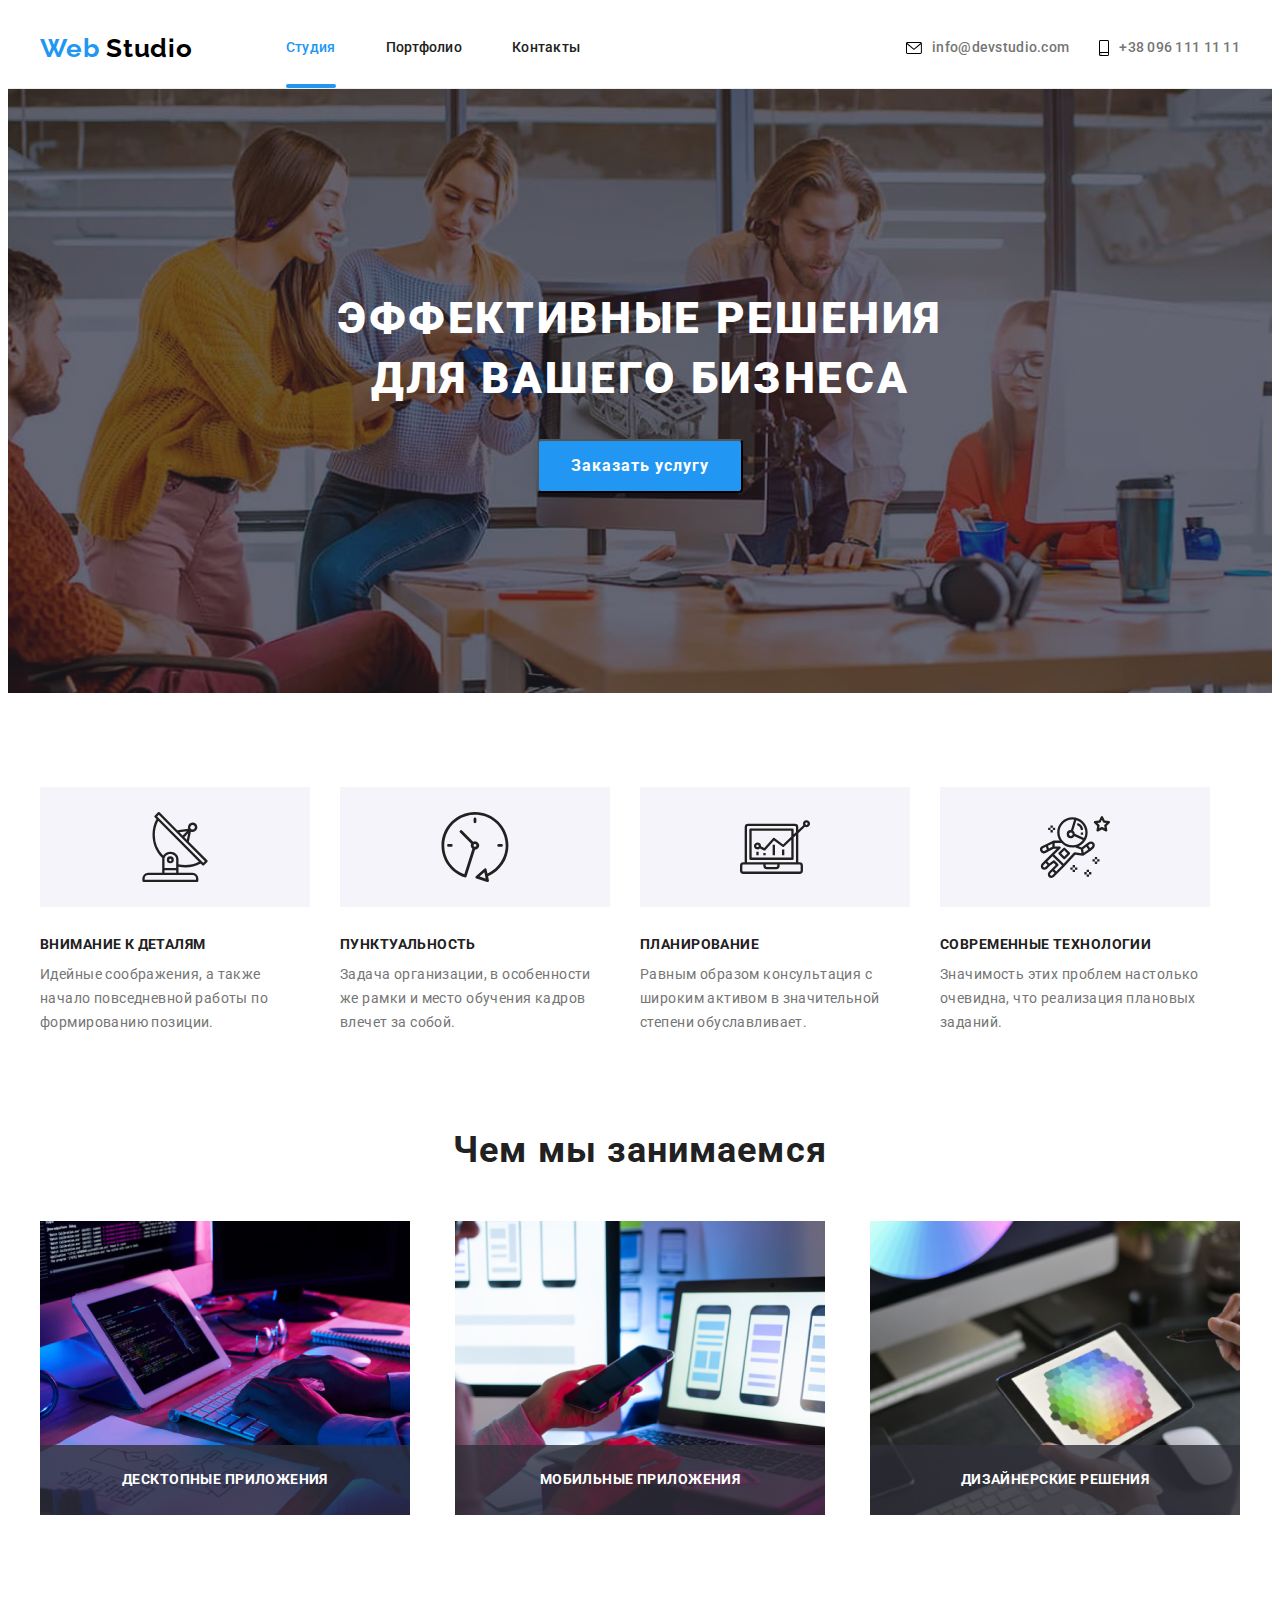
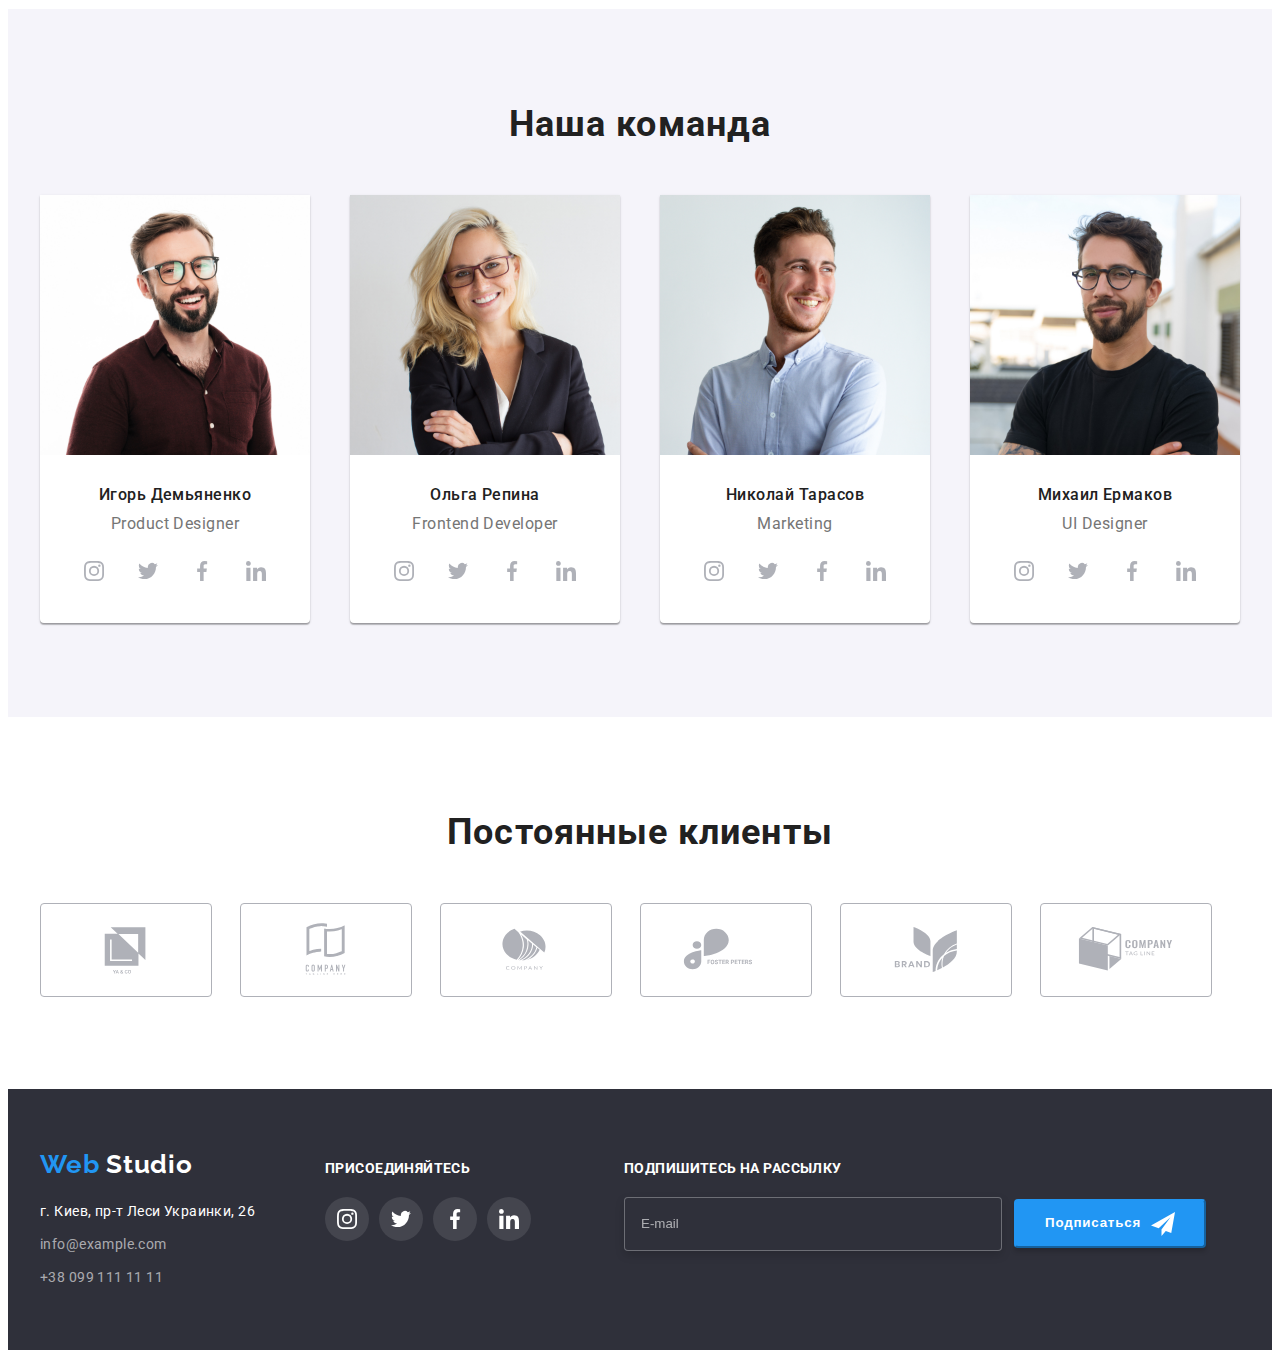
<file: index.html>
<!DOCTYPE html>
<html lang="ru">
  <head>
    <meta charset="UTF-8" />
    <meta http-equiv="X-UA-Compatible" content="IE=edge" />
    <meta name="viewport" content="width=device-width, initial-scale=1.0" />
    <title>Our site</title>

    <link rel="preconnect" href="https://fonts.googleapis.com" />
    <link rel="preconnect" href="https://fonts.gstatic.com" crossorigin />
    <link
      href="https://fonts.googleapis.com/css2?family=Raleway:wght@700&family=Roboto:wght@400;500;700;900&display=swap"
      rel="stylesheet"
    />
    <link
      rel="stylesheet"
      href="https://cdnjs.cloudflare.com/ajax/libs/modern-normalize/1.1.0/modern-normalize.min.css"
      integrity="sha512-wpPYUAdjBVSE4KJnH1VR1HeZfpl1ub8YT/NKx4PuQ5NmX2tKuGu6U/JRp5y+Y8XG2tV+wKQpNHVUX03MfMFn9Q=="
      crossorigin="anonymous"
      referrerpolicy="no-referrer"
    />

    <link rel="stylesheet" href="./css/styles.css" />
  </head>

  <body>
    <header class="line">
      <div class="container header-container">
        <a class="logo logo-mr" href="./index.html">Web <span class="logo-header">Studio</span> </a>
        <nav>
          <ul class="list nav-list">
            <li class="nav-item"><a class="header-link current" href="">Студия</a></li>
            <li class="nav-item"><a class="header-link" href="./portfolio.html">Портфолио</a></li>
            <li class="nav-item"><a class="header-link" href="">Контакты</a></li>
          </ul>
        </nav>

        <!-- Контакты -->

        <ul class="list group-list">
          <li class="group-item">
            <a class="header-contacts" href="mailto:info@devstudio.com">
              <svg class="header-icon" width="16" height="12">
                <use href="./images/sprite.svg#envelope"></use>
              </svg>
              info@devstudio.com</a
            >
          </li>
          <li class="group-item">
            <a class="header-contacts" href="tel:+380961111111">
              <svg class="header-icon" width="10" height="16">
                <use href="./images/sprite.svg#smartphone"></use>
              </svg>
              +38 096 111 11 11</a
            >
          </li>
        </ul>
      </div>
    </header>

    <main>
      <!-- Герой -->
      <section class="hero-section overlay">
        <div class="container">
          <h1 class="hero-header">
            Эффективные решения <br />
            для вашего бизнеса
          </h1>

          <button class="hero-btn" type="button" data-modal-open>Заказать услугу</button>
        </div>
      </section>

      <!-- Наши преимущества-->
      <section class="benefits-section">
        <div class="container">
          <!-- спрятать заголовок h2, уго нет в макете-->
          <h2 class="visually-hidden">Наши преимущества</h2>
          <ul class="list list-benefits">
            <li class="benefits">
              <div class="icon-box">
                <svg class="icon-benefits" width="70" height="70">
                  <use href="./images/sprite.svg#antenna"></use>
                </svg>
              </div>
              <h3 class="our-benefits">Внимание к деталям</h3>
              <p class="text-benefits">
                Идейные соображения, а также начало повседневной работы по формированию позиции.
              </p>
            </li>
            <li class="benefits">
              <div class="icon-box">
                <svg class="icon-benefits" width="70" height="70">
                  <use href="./images/sprite.svg#clock"></use>
                </svg>
              </div>
              <h3 class="our-benefits">Пунктуальность</h3>
              <p class="text-benefits">
                Задача организации, в особенности же рамки и место обучения кадров влечет за собой.
              </p>
            </li>
            <li class="benefits">
              <div class="icon-box">
                <svg class="icon-benefits" width="70" height="70">
                  <use href="./images/sprite.svg#diagram"></use>
                </svg>
              </div>
              <h3 class="our-benefits">Планирование</h3>
              <p class="text-benefits">
                Равным образом консультация с широким активом в значительной степени обуславливает.
              </p>
            </li>
            <li class="benefits">
              <div class="icon-box">
                <svg class="icon-benefits" width="70" height="70">
                  <use href="./images/sprite.svg#astronaut"></use>
                </svg>
              </div>
              <h3 class="our-benefits">Современные технологии</h3>
              <p class="text-benefits">
                Значимость этих проблем настолько очевидна, что реализация плановых заданий.
              </p>
            </li>
          </ul>
        </div>
      </section>

      <!-- Чем мы занимаемся-->
      <section class="section-activity">
        <div class="container">
          <h2 class="activity">Чем мы занимаемся</h2>
          <ul class="list list-activity">
            <li class="item-activity">
              <img
                src="./images/section-1/img.jpg"
                alt="програмист на рабочем месте"
                width="370"
                height="294"
              />
              <div class="box-text">
                <p class="text-activity">Десктопные приложения</p>
              </div>
            </li>
            <li class="item-activity">
              <img
                src="./images/section-1/img-1.jpg"
                alt="разработка приложений на смартфоны"
                width="370"
                height="294"
              />
              <div class="box-text">
                <p class="text-activity">Мобильные приложения</p>
              </div>
            </li>
            <li class="item-activity">
              <img
                src="./images/section-1/img-2.jpg"
                alt="веб-дизайн на планшете"
                width="370"
                height="294"
              />
              <div class="box-text">
                <p class="text-activity">Дизайнерские решения</p>
              </div>
            </li>
          </ul>
        </div>
      </section>

      <!-- Наша команда -->
      <section class="section-team">
        <div class="container">
          <h2 class="team">Наша команда</h2>
          <ul class="list list-team">
            <li class="border">
              <img src="./images/section-2/img.jpg" alt="фото" width="270" />
              <div class="img-text">
                <h3 class="name">Игорь Демьяненко</h3>
                <p class="profession" lang="en">Product Designer</p>

                <ul class="list socials">
                  <li class="social-item">
                    <a class="social-link" href="" aria-label="иконка инстаграм">
                      <svg class="social-icon" width="20" height="20">
                        <use href="./images/sprite.svg#instagram"></use>
                      </svg>
                    </a>
                  </li>

                  <li class="social-item">
                    <a class="social-link" href="" aria-label="иконка твитер">
                      <svg class="social-icon" width="20" height="20">
                        <use href="./images/sprite.svg#twitter"></use>
                      </svg>
                    </a>
                  </li>

                  <li class="social-item">
                    <a class="social-link" href="" aria-label="иконка фейсбук">
                      <svg class="social-icon" width="20" height="20">
                        <use href="./images/sprite.svg#facebook"></use>
                      </svg>
                    </a>
                  </li>

                  <li class="social-item">
                    <a class="social-link" href="" aria-label="иконка линкедин">
                      <svg class="social-icon" width="20" height="20">
                        <use href="./images/sprite.svg#linkedin"></use>
                      </svg>
                    </a>
                  </li>
                </ul>
              </div>
            </li>

            <li class="border">
              <img src="./images/section-2/img-1.jpg" alt="фото" width="270" />
              <div class="img-text">
                <h3 class="name">Ольга Репина</h3>
                <p class="profession" lang="en">Frontend Developer</p>

                <ul class="list socials">
                  <li class="social-item">
                    <a
                      class="social-link"
                      href=""
                      target="_blank"
                      rel="noopener noreferrer"
                      aria-label="иконка инстаграм"
                    >
                      <svg class="social-icon" width="20" height="20">
                        <use href="./images/sprite.svg#instagram"></use>
                      </svg>
                    </a>
                  </li>

                  <li class="social-item">
                    <a class="social-link" href="" aria-label="иконка твитер">
                      <svg class="social-icon" width="20" height="20">
                        <use href="./images/sprite.svg#twitter"></use>
                      </svg>
                    </a>
                  </li>

                  <li class="social-item">
                    <a class="social-link" href="" aria-label="иконка фейсбук">
                      <svg class="social-icon" width="20" height="20">
                        <use href="./images/sprite.svg#facebook"></use>
                      </svg>
                    </a>
                  </li>

                  <li class="social-item">
                    <a class="social-link" href="" aria-label="иконка линкедин">
                      <svg class="social-icon" width="20" height="20">
                        <use href="./images/sprite.svg#linkedin"></use>
                      </svg>
                    </a>
                  </li>
                </ul>
              </div>
            </li>

            <li class="border">
              <img src="./images/section-2/img-2.jpg" alt="фото" width="270" />
              <div class="img-text">
                <h3 class="name">Николай Тарасов</h3>
                <p class="profession" lang="en">Marketing</p>

                <ul class="list socials">
                  <li class="social-item">
                    <a class="social-link" href="" aria-label="иконка инстаграм">
                      <svg class="social-icon" width="20" height="20">
                        <use href="./images/sprite.svg#instagram"></use>
                      </svg>
                    </a>
                  </li>

                  <li class="social-item">
                    <a class="social-link" href="" aria-label="иконка твитер">
                      <svg class="social-icon" width="20" height="20">
                        <use href="./images/sprite.svg#twitter"></use>
                      </svg>
                    </a>
                  </li>

                  <li class="social-item">
                    <a class="social-link" href="" aria-label="иконка фейсбук">
                      <svg class="social-icon" width="20" height="20">
                        <use href="./images/sprite.svg#facebook"></use>
                      </svg>
                    </a>
                  </li>

                  <li class="social-item">
                    <a class="social-link" href="" aria-label="иконка линкедин">
                      <svg class="social-icon" width="20" height="20">
                        <use href="./images/sprite.svg#linkedin"></use>
                      </svg>
                    </a>
                  </li>
                </ul>
              </div>
            </li>
            <li class="border">
              <img src="./images/section-2/img-3.jpg" alt="фото" width="270" />
              <div class="img-text">
                <h3 class="name">Михаил Ермаков</h3>
                <p class="profession" lang="en">UI Designer</p>

                <ul class="list socials">
                  <li class="social-item">
                    <a class="social-link" href="" aria-label="иконка инстаграм">
                      <svg class="social-icon" width="20" height="20">
                        <use href="./images/sprite.svg#instagram"></use>
                      </svg>
                    </a>
                  </li>

                  <li class="social-item">
                    <a class="social-link" href="" aria-label="иконка твитер">
                      <svg class="social-icon" width="20" height="20">
                        <use href="./images/sprite.svg#twitter"></use>
                      </svg>
                    </a>
                  </li>

                  <li class="social-item">
                    <a class="social-link" href="" aria-label="иконка фейсбук">
                      <svg class="social-icon" width="20" height="20">
                        <use href="./images/sprite.svg#facebook"></use>
                      </svg>
                    </a>
                  </li>

                  <li class="social-item">
                    <a class="social-link" href="" aria-label="иконка линкедин">
                      <svg class="social-icon" width="20" height="20">
                        <use href="./images/sprite.svg#linkedin"></use>
                      </svg>
                    </a>
                  </li>
                </ul>
              </div>
            </li>
          </ul>
        </div>
      </section>

      <!-- Постоянные клиенты -->
      <section class="our-clients">
        <div class="container">
          <h2 class="reg-clients">Постоянные клиенты</h2>
          <ul class="list list-clients">
            <li class="icon-border">
              <a class="clients-link" href="" aria-label="компания-1">
                <svg class="clients-icon" width="106" height="60">
                  <use href="./images/sprite.svg#yaco"></use>
                </svg>
              </a>
            </li>

            <li class="icon-border">
              <a class="clients-link" href="" aria-label="компания-2">
                <svg class="clients-icon" width="106" height="60">
                  <use href="./images/sprite.svg#company-2"></use>
                </svg>
              </a>
            </li>

            <li class="icon-border">
              <a class="clients-link" href="" aria-label="компания-3">
                <svg class="clients-icon" width="106" height="60">
                  <use href="./images/sprite.svg#company-3"></use>
                </svg>
              </a>
            </li>

            <li class="icon-border">
              <a class="clients-link" href="" aria-label="компания-4">
                <svg class="clients-icon" width="106" height="60">
                  <use href="./images/sprite.svg#fooster-peters"></use>
                </svg>
              </a>
            </li>

            <li class="icon-border">
              <a class="clients-link" href="" aria-label="компания-5">
                <svg class="clients-icon" width="106" height="60">
                  <use href="./images/sprite.svg#icon-brand"></use>
                </svg>
              </a>
            </li>

            <li class="icon-border">
              <a class="clients-link" href="" aria-label="компания-6">
                <svg class="clients-icon" width="106" height="60">
                  <use href="./images/sprite.svg#company-6"></use>
                </svg>
              </a>
            </li>
          </ul>
        </div>
      </section>
    </main>

    <footer class="footer">
      <div class="container footer-flex">
        <div class="footer-info">
          <a class="logo logo-dp" href="./index.html"
            >Web <span class="logo-footer">Studio</span>
          </a>
          <address class="footer-address">
            <p class="footer-text fto">г. Киев, пр-т Леси Украинки, 26</p>
            <ul class="list">
              <li class="footer-item">
                <a class="footer-contacts" href="mailto:info@example.com"> info@example.com </a>
              </li>
              <li class="footer-item">
                <a class="footer-contacts" href="tel:+380991111111">+38 099 111 11 11</a>
              </li>
            </ul>
          </address>
        </div>

        <div class="join-group">
          <h2 class="join">присоединяйтесь</h2>
          <ul class="list social-list">
            <li class="social-item">
              <a class="fsocial-link" href="" aria-label="иконка инстаграм">
                <svg class="fsocial-icon" width="20" height="20">
                  <use href="./images/sprite.svg#instagram"></use>
                </svg>
              </a>
            </li>
            <li class="social-item">
              <a class="fsocial-link" href="" aria-label="иконка твитер">
                <svg class="fsocial-icon" width="20" height="20">
                  <use href="./images/sprite.svg#twitter"></use>
                </svg>
              </a>
            </li>
            <li class="social-item">
              <a class="fsocial-link" href="" aria-label="иконка фейсбук">
                <svg class="fsocial-icon" width="20" height="20">
                  <use href="./images/sprite.svg#facebook"></use>
                </svg>
              </a>
            </li>
            <li class="social-item">
              <a class="fsocial-link" href="" aria-label="иконка линкедин">
                <svg class="fsocial-icon" width="20" height="20">
                  <use href="./images/sprite.svg#linkedin"></use>
                </svg>
              </a>
            </li>
          </ul>
        </div>

        <div>
          <h2 class="subscribe">подпишитесь на рассылку</h2>
          <form class="email-form" name="email-form" autocomplete="on">
            <label class="email-field">
              <input type="email" name="email" placeholder="E-mail" />
            </label>

            <button class="subscribe-btn" type="submit">
              <span class="btn-content">
                Подписаться
                <svg class="telegram-icon" width="24" height="24">
                  <use href="./images/sprite.svg#icon-telegram"></use>
                </svg>
              </span>
            </button>
          </form>
        </div>
      </div>
    </footer>

    <div class="backdrop is-hidden" data-modal>
      <div class="modal">
        <button class="modal-btn" type="button" data-modal-close>
          <svg class="img-btn" width="18" height="18">
            <use href="./images/sprite.svg#icon-close"></use>
          </svg>
        </button>

        <b class="leave-info">Оставьте свои данные, мы вам перезвоним</b>
        <form class="info-form" name="info-form" autocomplete="on">
          <label class="form-field">
            <span class="form-title">Имя</span>
            <input class="form-input" type="text" name="username" />
            <svg class="form-img" width="18" height="18">
              <use href="./images/sprite.svg#icon-person"></use>
            </svg>
          </label>

          <label class="form-field">
            <span class="form-title">Телефон</span>
            <input class="form-input" type="tel" name="tel" />
            <svg class="form-img" width="18" height="18">
              <use href="./images/sprite.svg#icon-phone"></use>
            </svg>
          </label>

          <label class="form-field">
            <span class="form-title">Почта</span>
            <input class="form-input" type="email" name="email" />
            <svg class="form-img" width="18" height="18">
              <use href="./images/sprite.svg#icon-email"></use>
            </svg>
          </label>

          <label class="form-field tamb">
            <span class="form-title">Комментарий</span>
            <textarea
              class="textarea"
              name="feedback"
              rows="5"
              placeholder="Введите текст"
            ></textarea>
          </label>

          <label class="checkbox-form">
            <input class="checkbox" type="checkbox" name="agreement" />
            <span class="icon-checkbox">
              <svg class="icon-checked" width="16" height="15">
                <use href="./images/sprite.svg#icon-Vector"></use>
              </svg>
            </span>
            <span class="chekbox-text">
              Соглашаюсь с рассылкой и принимаю
              <a class="checkbox-link" href="">Условия договора</a>
            </span>
          </label>

          <button class="leave-btn" type="submit">Отправить</button>
        </form>
      </div>
    </div>

    <script src="./js/modal.js"></script>
  </body>
</html>
</file>
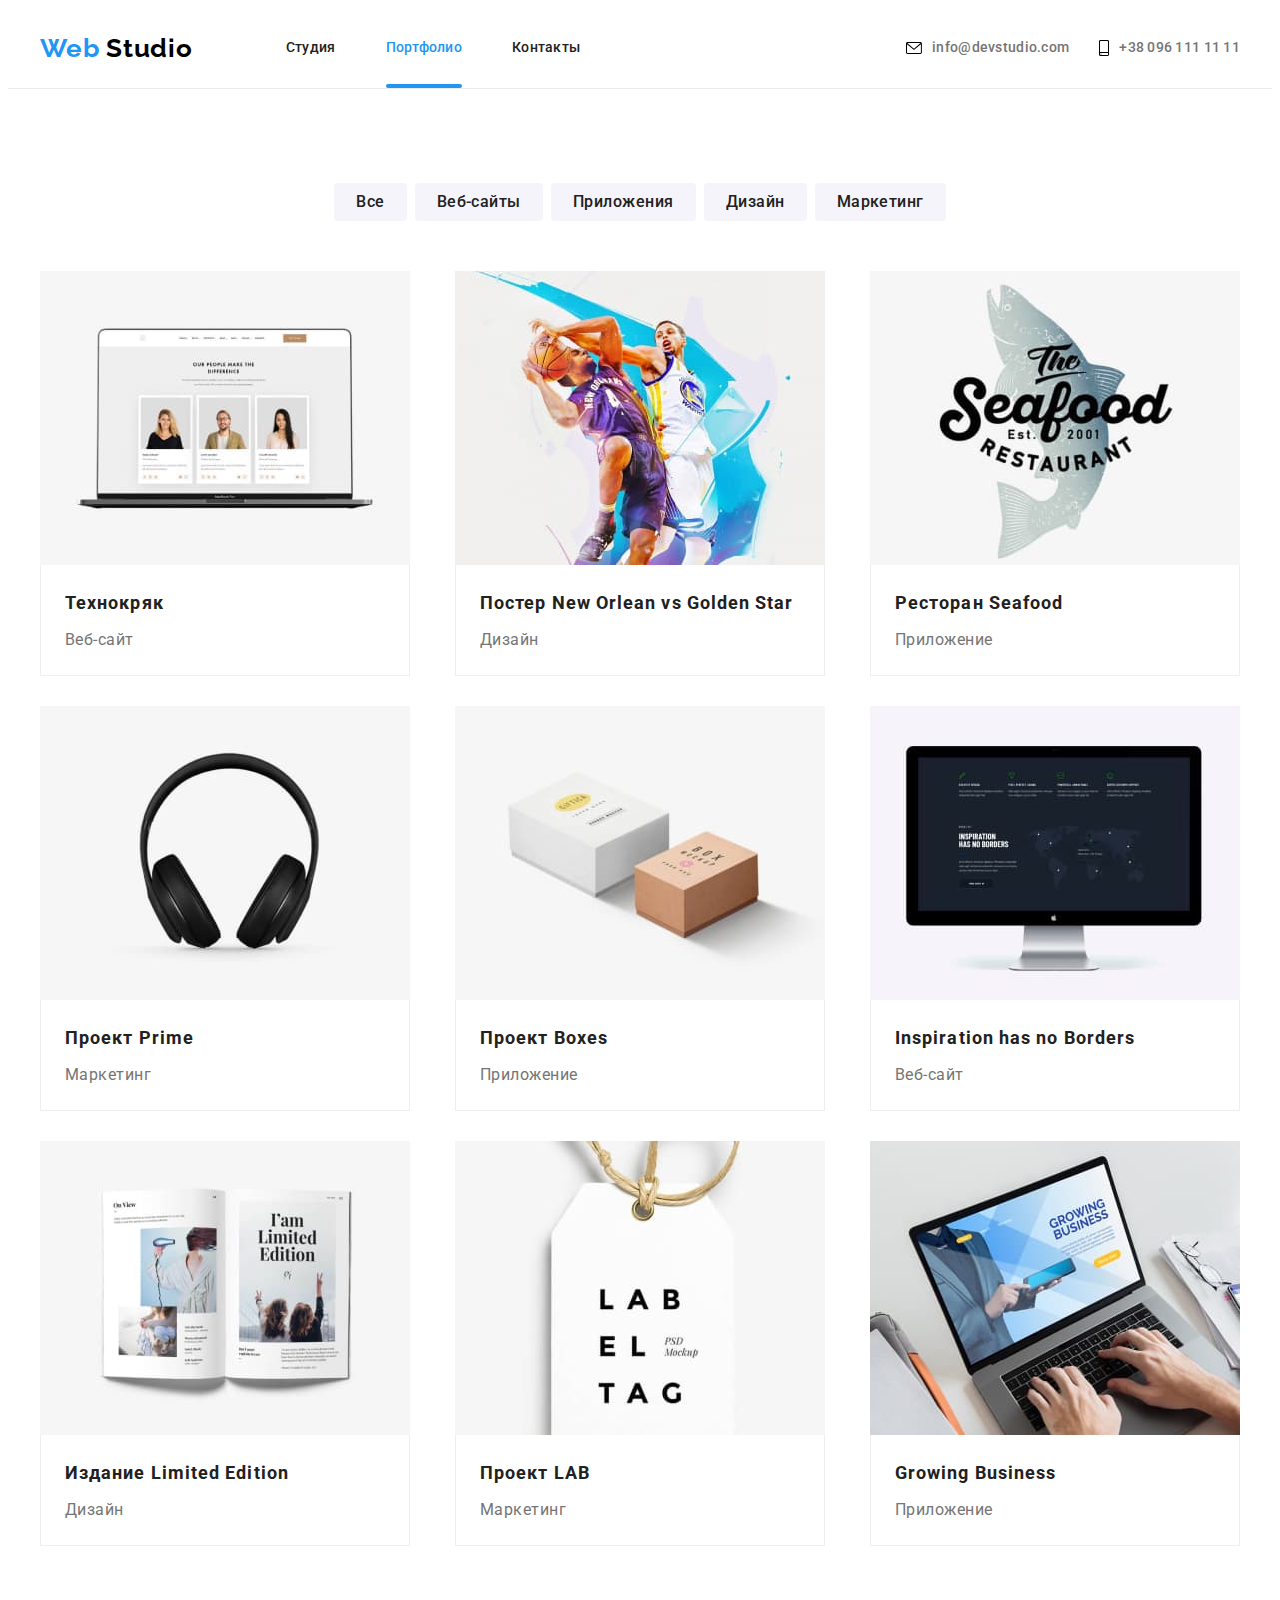
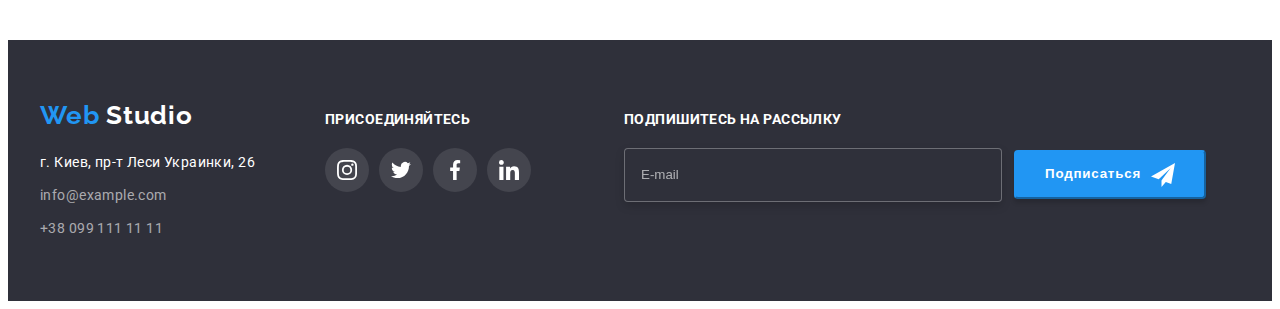
<file: portfolio.html>
<!DOCTYPE html>
<html lang="ru">
  <head>
    <meta charset="UTF-8" />
    <meta http-equiv="X-UA-Compatible" content="IE=edge" />
    <meta name="viewport" content="width=device-width, initial-scale=1.0" />
    <title>Portfolio</title>

    <link rel="preconnect" href="https://fonts.googleapis.com" />
    <link rel="preconnect" href="https://fonts.gstatic.com" crossorigin />
    <link
      href="https://fonts.googleapis.com/css2?family=Raleway:wght@700&family=Roboto:wght@400;500;700;900&display=swap"
      rel="stylesheet"
    />
    <link
      rel="stylesheet"
      href="https://cdnjs.cloudflare.com/ajax/libs/modern-normalize/1.1.0/modern-normalize.min.css"
      integrity="sha512-wpPYUAdjBVSE4KJnH1VR1HeZfpl1ub8YT/NKx4PuQ5NmX2tKuGu6U/JRp5y+Y8XG2tV+wKQpNHVUX03MfMFn9Q=="
      crossorigin="anonymous"
      referrerpolicy="no-referrer"
    />

    <link rel="stylesheet" href="./css/styles.css" />
  </head>

  <body>
    <header class="line">
      <div class="container header-container">
        <a class="logo logo-mr" href="./index.html">Web <span class="logo-header">Studio</span></a>
        <nav>
          <ul class="list nav-list">
            <li class="nav-item"><a class="header-link" href="./index.html">Студия</a></li>
            <li class="nav-item"><a class="header-link current" href="">Портфолио</a></li>
            <li class="nav-item"><a class="header-link" href="">Контакты</a></li>
          </ul>
        </nav>

        <!-- Контакты -->

        <ul class="list group-list">
          <li class="group-item">
            <a class="header-contacts" href="mailto:info@devstudio.com">
              <svg class="header-icon" width="16" height="12">
                <use href="./images/sprite.svg#envelope"></use>
              </svg>
              info@devstudio.com</a
            >
          </li>
          <li class="group-item">
            <a class="header-contacts" href="tel:+380961111111">
              <svg class="header-icon" width="10" height="16">
                <use href="./images/sprite.svg#smartphone"></use>
              </svg>
              +38 096 111 11 11</a
            >
          </li>
        </ul>
      </div>
    </header>

    <main>
      <section class="portfolio">
        <div class="container">
          <!-- скрыть заголовок-->
          <h1 class="visually-hidden">Портфолио</h1>
          <ul class="list filter-list">
            <li class="btn-item">
              <button class="portfolio-btn" type="button">Все</button>
            </li>
            <li class="btn-item">
              <button class="portfolio-btn" type="button">Веб-сайты</button>
            </li>
            <li class="btn-item">
              <button class="portfolio-btn" type="button">Приложения</button>
            </li>
            <li class="btn-item">
              <button class="portfolio-btn" type="button">Дизайн</button>
            </li>
            <li class="btn-item">
              <button class="portfolio-btn" type="button">Маркетинг</button>
            </li>
          </ul>

          <ul class="list img-list">
            <li class="img-item">
              <a class="link-item" href="">
                <div class="img-box">
                  <img
                    src="./images/portfolio-list/img.jpg"
                    alt="команда"
                    width="370"
                    height="294"
                  />
                  <p class="text-overlay">
                    Ресурс предлагает комплексные предложения с разным уровнем функционала и
                    сервисов. Все это позволит посетителю получить исчерпывающие сведения о компании
                    или частном лице.
                  </p>
                </div>
                <div class="portfolio-item">
                  <h2 class="portfolio-img">Технокряк</h2>
                  <p class="portfolio-text">Веб-сайт</p>
                </div>
              </a>
            </li>

            <li class="img-item">
              <a class="link-item" href="">
                <div class="img-box">
                  <img
                    src="./images/portfolio-list/img-1.jpg"
                    alt="баскетболисты"
                    width="370"
                    height="294"
                  />
                  <p class="text-overlay">
                    Ресурс предлагает комплексные предложения с разным уровнем функционала и
                    сервисов. Все это позволит посетителю получить исчерпывающие сведения о компании
                    или частном лице.
                  </p>
                </div>
                <div class="portfolio-item">
                  <h2 class="portfolio-img">
                    Постер <span lang="en">New Orlean vs Golden Star</span>
                  </h2>
                  <p class="portfolio-text">Дизайн</p>
                </div>
              </a>
            </li>

            <li class="img-item">
              <a class="link-item" href="">
                <div class="img-box">
                  <img
                    src="./images/portfolio-list/img-2.jpg"
                    alt="логотип ресторана"
                    width="370"
                    height="294"
                  />
                  <p class="text-overlay">
                    Ресурс предлагает комплексные предложения с разным уровнем функционала и
                    сервисов. Все это позволит посетителю получить исчерпывающие сведения о компании
                    или частном лице.
                  </p>
                </div>
                <div class="portfolio-item">
                  <h2 class="portfolio-img">Ресторан <span lang="en">Seafood</span></h2>
                  <p class="portfolio-text">Приложение</p>
                </div>
              </a>
            </li>

            <li class="img-item">
              <a class="link-item" href="">
                <div class="img-box">
                  <img
                    src="./images/portfolio-list/img-3.jpg"
                    alt="наушники"
                    width="370"
                    height="294"
                  />
                  <p class="text-overlay">
                    Ресурс предлагает комплексные предложения с разным уровнем функционала и
                    сервисов. Все это позволит посетителю получить исчерпывающие сведения о компании
                    или частном лице.
                  </p>
                </div>
                <div class="portfolio-item">
                  <h2 class="portfolio-img">Проект <span lang="en">Prime</span></h2>
                  <p class="portfolio-text">Маркетинг</p>
                </div>
              </a>
            </li>

            <li class="img-item">
              <a class="link-item" href="">
                <div class="img-box">
                  <img
                    src="./images/portfolio-list/img-4.jpg"
                    alt="коробки"
                    width="370"
                    height="294"
                  />
                  <p class="text-overlay">
                    Ресурс предлагает комплексные предложения с разным уровнем функционала и
                    сервисов. Все это позволит посетителю получить исчерпывающие сведения о компании
                    или частном лице.
                  </p>
                </div>
                <div class="portfolio-item">
                  <h2 class="portfolio-img">Проект <span lang="en">Boxes</span></h2>
                  <p class="portfolio-text">Приложение</p>
                </div>
              </a>
            </li>

            <li class="img-item">
              <a class="link-item" href="">
                <div class="img-box">
                  <img
                    src="./images/portfolio-list/img-5.jpg"
                    alt="монитор с изображением вебсайта"
                    width="370"
                    height="294"
                  />
                  <p class="text-overlay">
                    Ресурс предлагает комплексные предложения с разным уровнем функционала и
                    сервисов. Все это позволит посетителю получить исчерпывающие сведения о компании
                    или частном лице.
                  </p>
                </div>
                <div class="portfolio-item">
                  <h2 class="portfolio-img" lang="en">Inspiration has no Borders</h2>
                  <p class="portfolio-text">Веб-сайт</p>
                </div>
              </a>
            </li>

            <li class="img-item">
              <a class="link-item" href="">
                <div class="img-box">
                  <img
                    src="./images/portfolio-list/img-6.jpg"
                    alt="журнал"
                    width="370"
                    height="294"
                  />
                  <p class="text-overlay">
                    Ресурс предлагает комплексные предложения с разным уровнем функционала и
                    сервисов. Все это позволит посетителю получить исчерпывающие сведения о компании
                    или частном лице.
                  </p>
                </div>
                <div class="portfolio-item">
                  <h2 class="portfolio-img">Издание <span lang="en">Limited Edition</span></h2>
                  <p class="portfolio-text">Дизайн</p>
                </div>
              </a>
            </li>

            <li class="img-item">
              <a class="link-item" href="">
                <div class="img-box">
                  <img
                    src="./images/portfolio-list/img-7.jpg"
                    alt="бирка"
                    width="370"
                    height="294"
                  />
                  <p class="text-overlay">
                    Ресурс предлагает комплексные предложения с разным уровнем функционала и
                    сервисов. Все это позволит посетителю получить исчерпывающие сведения о компании
                    или частном лице.
                  </p>
                </div>
                <div class="portfolio-item">
                  <h2 class="portfolio-img">Проект <span lang="en">LAB</span></h2>
                  <p class="portfolio-text">Маркетинг</p>
                </div>
              </a>
            </li>

            <li class="img-item">
              <a class="link-item" href="">
                <div class="img-box">
                  <img
                    src="./images/portfolio-list/img-8.jpg"
                    alt="приложение на ноутбуке"
                    width="370"
                    height="294"
                  />
                  <p class="text-overlay">
                    Ресурс предлагает комплексные предложения с разным уровнем функционала и
                    сервисов. Все это позволит посетителю получить исчерпывающие сведения о компании
                    или частном лице.
                  </p>
                </div>
                <div class="portfolio-item">
                  <h2 class="portfolio-img" lang="en">Growing Business</h2>
                  <p class="portfolio-text">Приложение</p>
                </div>
              </a>
            </li>
          </ul>
        </div>
      </section>
    </main>

    <footer class="footer">
      <div class="container footer-flex">
        <div class="footer-info">
          <a class="logo logo-dp" href="./index.html"
            >Web <span class="logo-footer">Studio</span>
          </a>
          <address class="footer-address">
            <p class="footer-text fto">г. Киев, пр-т Леси Украинки, 26</p>
            <ul class="list">
              <li class="footer-item">
                <a class="footer-contacts" href="mailto:info@example.com"> info@example.com </a>
              </li>
              <li class="footer-item">
                <a class="footer-contacts" href="tel:+380991111111">+38 099 111 11 11</a>
              </li>
            </ul>
          </address>
        </div>

        <div class="join-group">
          <h2 class="join">ПРИСОЕДИНЯЙТЕСЬ</h2>
          <ul class="list social-list">
            <li class="social-item">
              <a class="fsocial-link" href="" aria-label="иконка инстаграм">
                <svg class="fsocial-icon" width="20" height="20">
                  <use href="./images/sprite.svg#instagram"></use>
                </svg>
              </a>
            </li>
            <li class="social-item">
              <a class="fsocial-link" href="" aria-label="иконка твитер">
                <svg class="fsocial-icon" width="20" height="20">
                  <use href="./images/sprite.svg#twitter"></use>
                </svg>
              </a>
            </li>
            <li class="social-item">
              <a class="fsocial-link" href="" aria-label="иконка фейсбук">
                <svg class="fsocial-icon" width="20" height="20">
                  <use href="./images/sprite.svg#facebook"></use>
                </svg>
              </a>
            </li>
            <li class="social-item">
              <a class="fsocial-link" href="" aria-label="иконка линкедин">
                <svg class="fsocial-icon" width="20" height="20">
                  <use href="./images/sprite.svg#linkedin"></use>
                </svg>
              </a>
            </li>
          </ul>
        </div>

        <div>
          <h2 class="subscribe">подпишитесь на рассылку</h2>
          <form class="email-form">
            <label class="email-field">
              <input type="email" name="email" placeholder="E-mail" />
            </label>

            <button class="subscribe-btn" type="submit">
              <span class="btn-content">
                Подписаться
                <svg class="telegram-icon" width="24" height="24">
                  <use href="./images/sprite.svg#icon-telegram"></use>
                </svg>
              </span>
            </button>
          </form>
        </div>
      </div>
    </footer>
  </body>
</html>
</file>
<file: css/styles.css>
:root {
  --duration: 250ms;
  --timing-function: cubic-bezier(0.4, 0, 0.2, 1);
}
body {
  color: #757575;
  background-color: white;
  font-family: 'roboto', sans-serif;
}
h1,
h2,
h3,
h4,
h5,
h6,
p {
  margin: 0;
}
img {
  display: block;
  max-width: 100%;
}
.container {
  width: 1200px;

  padding-left: 15px;
  padding-right: 15px;

  margin-right: auto;
  margin-left: auto;
}
.section-team {
  background-color: #f5f4fa;
  padding-top: 94px;
  padding-bottom: 94px;
}
.section-activity {
  padding-top: 94px;
  padding-bottom: 94px;
}
/* спрятал 2 заголовка и чекбокс*/
.visually-hidden,
.checkbox {
  position: absolute;
  width: 1px;
  height: 1px;
  margin: -1px;
  border: 0;
  padding: 0;
  white-space: nowrap;
  clip-path: inset(100%);
  clip: rect(0 0 0 0);
  overflow: hidden;
}
/* убрал точки 2 страницы, обнулил падинг\маржин*/
.list {
  list-style: none;
  margin: 0;
  padding: 0;
}

.header-container {
  display: flex;
  align-items: center;
}
/* подсветка логотипа хедер\футер 2 страницы*/
.logo {
  color: #2196f3;
  font-family: 'raleway', sans-serif;
  font-weight: 700;
  font-size: 26px;
  line-height: 1.19;
  letter-spacing: 0.03em;
  text-decoration: none;
}
.logo-mr {
  margin-right: 93px;
}
/*  веб хедер*/
.logo-header {
  color: black;
}
/* навигация */

.nav-list {
  display: flex;
  align-items: center;
}

.nav-item {
  margin-right: 50px;
}

.nav-item:last-child {
  margin-right: 0;
}

.header-link {
  font-weight: 500;
  font-size: 14px;
  line-height: 1.14;
  letter-spacing: 0.02em;
  color: #212121;
  text-decoration: none;

  display: block;
  padding-top: 32px;
  padding-bottom: 32px;

  transition: color var(--duration) var(--timing-function);
}

.header-link:hover,
.header-link:focus {
  color: #2196f3;
}
/* подсветка навигации на 2х страницах */
.current {
  color: #2196f3;
  position: relative;
}
.current::after {
  content: '';
  display: block;
  width: 100%;
  height: 4px;
  background: #2196f3;
  border-radius: 2px;

  position: absolute;
  bottom: 0;
  left: 0;
}
.group-list {
  display: flex;
  align-items: center;
  margin-left: auto;
}
.group-item {
  margin-right: 30px;
}
.group-item:last-child {
  margin-right: 0;
}

.header-contacts {
  font-weight: 500;
  font-size: 14px;
  line-height: 1.14;
  letter-spacing: 0.02em;
  color: #757575;
  text-decoration: none;

  display: flex;
  align-items: center;

  padding-top: 32px;
  padding-bottom: 32px;

  transition: color var(--duration) var(--timing-function);
}

.header-contacts:hover,
.header-contacts:focus {
  color: #2196f3;
}
.header-contacts:hover .header-icon,
.header-contacts:focus .header-icon {
  fill: #2196f3;
}

.header-icon {
  margin-right: 10px;

  transition: fill var(--duration) var(--timing-function);
}

/* hero and main*/
.hero-section {
  text-align: center;
  padding-top: 200px;
  padding-bottom: 200px;
}
/* фон героя */
.overlay {
  max-width: 1600px;
  max-height: 600px;
  margin-left: auto;
  margin-right: auto;
  background-image: linear-gradient(to right, rgba(47, 48, 58, 0.4), rgba(47, 48, 58, 0.4)),
    url(../images/background-header/Img-1.jpg);
  background-position: center;
  background-repeat: repeat, no-repeat;
  background-size: cover;
}

.hero-header {
  font-weight: 900;
  font-size: 44px;
  line-height: 1.36;
  letter-spacing: 0.06em;
  text-transform: uppercase;
  color: #ffffff;

  margin-bottom: 30px;
}

.hero-btn {
  font-family: inherit;
  font-weight: 700;
  font-size: 16px;
  line-height: 1.88;
  letter-spacing: 0.06em;
  color: #ffffff;
  background-color: #2196f3;
  box-shadow: 0px 4px 4px rgba(0, 0, 0, 0.15);
  border-radius: 4px;
  cursor: pointer;

  padding-top: 10px;
  padding-right: 32px;
  padding-bottom: 10px;
  padding-left: 32px;
}
/* наши преимущества */
.benefits-section {
  padding-top: 94px;
}
.benefits {
  width: 270px;
  margin-right: 30px;
}
.benefits:last-child {
  margin-right: 0;
}

.list-benefits {
  display: flex;
}
.our-benefits {
  font-size: 14px;
  line-height: 1.14;
  letter-spacing: 0.03em;
  text-transform: uppercase;
  color: #212121;

  margin-bottom: 10px;
}

.text-benefits {
  font-size: 14px;
  line-height: 1.71;
  letter-spacing: 0.03em;
}
.icon-box {
  background-color: #f5f4fa;
  height: 120px;

  margin-bottom: 30px;

  display: flex;
  align-items: center;
  justify-content: center;
}

.icon-benefits {
  fill: #212121;
}

.list-activity {
  display: flex;
  justify-content: space-between;
}
.item-activity {
  position: relative;
}
.box-text {
  background: rgba(47, 48, 58, 0.8);

  width: 370px;

  padding-top: 27px;
  padding-bottom: 27px;

  position: absolute;
  bottom: 0;
  left: 0;
}
.text-activity {
  font-weight: 700;
  font-size: 14px;
  line-height: 1.14;
  text-align: center;
  letter-spacing: 0.03em;
  text-transform: uppercase;

  color: #ffffff;
}

.activity,
.team,
.reg-clients {
  font-size: 36px;
  line-height: 1.17;
  text-align: center;
  letter-spacing: 0.03em;

  color: #212121;

  margin-bottom: 50px;
}
.list-team {
  display: flex;
  justify-content: space-between;
}
.border {
  background-color: #ffffff;
  box-shadow: 0px 1px 3px rgba(0, 0, 0, 0.12), 0px 1px 1px rgba(0, 0, 0, 0.14),
    0px 2px 1px rgba(0, 0, 0, 0.2);
  border-radius: 0px 0px 4px 4px;
}
.img-text {
  padding-top: 30px;
  padding-bottom: 30px;
}
.name {
  font-weight: 500;
  font-size: 16px;
  line-height: 1.19;
  text-align: center;
  letter-spacing: 0.03em;

  color: #212121;

  margin-bottom: 10px;
}
.profession {
  line-height: 1.19;
  text-align: center;
  letter-spacing: 0.03em;
  margin-bottom: 16px;
}

.socials {
  display: flex;
  justify-content: center;
  align-items: center;
}
.social-item {
  margin-right: 10px;
}
.social-item:last-child {
  margin: 0;
}

.social-link {
  display: flex;
  justify-content: center;
  align-items: center;

  width: 44px;
  height: 44px;

  border-radius: 50%;
  background-color: #ffffff;

  transition: background-color var(--duration) var(--timing-function);
}
.social-link:hover,
.social-link:focus {
  background-color: #2196f3;
}
.social-icon {
  fill: #afb1b8;

  transition: fill var(--duration) var(--timing-function);
}

.social-link:hover .social-icon,
.social-link:focus .social-icon {
  fill: #ffffff;
}
/* постоянные клиенты */
.our-clients {
  padding-top: 94px;
  padding-bottom: 94px;
}
.list-clients {
  display: flex;
  align-items: center;
}
.icon-border {
  width: 170px;
  height: 92px;

  margin-right: 30px;
}

.icon-border:last-child {
  margin: 0;
}

.clients-link {
  width: 100%;
  height: 100%;

  display: flex;
  align-items: center;
  justify-content: center;

  border: 1px solid #afb1b8;
  border-radius: 4px;

  transition: color var(--duration) var(--timing-function);
}

.clients-link:hover,
.clients-link:focus {
  color: #2196f3;
  border: 1px solid #2196f3;
}
.clients-link:hover .clients-icon,
.clients-link:focus .clients-icon {
  fill: #2196f3;
}
.clients-icon {
  fill: #afb1b8;

  transition: fill var(--duration) var(--timing-function);
}
/* бэкграунд */
.hero-section,
.footer {
  background-color: #2f303a;
}
.footer {
  padding-top: 60px;
  padding-bottom: 60px;
}
.logo-dp {
  display: block;
  margin-bottom: 20px;
}
/* веб футер */
.logo-footer {
  color: white;
}

.footer-address {
  font-style: normal;
}

.footer-text,
.footer-contacts {
  font-size: 14px;
  line-height: 1.71;
  letter-spacing: 0.03em;
  color: rgba(255, 255, 255, 0.6);
  text-decoration: none;
}

.footer-item {
  margin-bottom: 9px;
}
.footer-item:last-child {
  margin: 0;
}
/* footer text only */
.fto {
  color: white;
  margin-bottom: 9px;
}
.footer-flex {
  display: flex;
  align-items: baseline;
}
.social-list {
  display: flex;
}
.join-group {
  margin-right: 93px;
}
.join {
  color: #ffffff;
  font-weight: 700;
  font-size: 14px;
  line-height: 1.14;
  letter-spacing: 0.03em;
  text-transform: uppercase;

  margin-bottom: 20px;
}

.fsocial-link {
  display: flex;
  justify-content: center;
  align-items: center;
  width: 44px;
  height: 44px;

  border-radius: 50%;
  background-color: rgba(255, 255, 255, 0.1);

  transition: background-color var(--duration) var(--timing-function);
}
.fsocial-link:hover,
.fsocial-link:focus {
  background-color: #2196f3;
}

.fsocial-icon {
  fill: #ffffff;
}

.footer-info {
  margin-right: 70px;
}

/* подписка */
.subscribe {
  font-weight: 700;
  font-size: 14px;
  line-height: 1.14;
  letter-spacing: 0.03em;
  text-transform: uppercase;

  color: #ffffff;

  margin-bottom: 20px;
}

.subscribe-btn {
  display: block;

  font-weight: 700;

  line-height: 1.87;
  letter-spacing: 0.06em;

  padding-top: 10px;
  padding-right: 29px;
  padding-bottom: 10px;
  padding-left: 29px;

  cursor: pointer;
  color: #ffffff;
  background-color: #2196f3;
  border-color: #2196f3;
  box-shadow: 0px 4px 4px rgba(0, 0, 0, 0.15);
  border-radius: 4px;
}
.btn-content {
  display: flex;
  align-items: center;
  justify-content: center;
}
.telegram-icon {
  margin-left: 10px;
}
/* .subscribe-btn::after {
  content: '';
  width: 24px;
  height: 24px;
  margin-left: 10px;
  background-color: orange;
  background-image: url(../images/icon/telegram.svg);
  background-size: contain;
  fill: #ffffff;
} */
.email-form {
  display: inline-flex;
  align-items: center;
}
.email-form input {
  width: 358px;
  height: 50px;
  padding-left: 16px;
  background-color: #2f303a;
  color: #ffffff;
  border: 1px solid rgba(255, 255, 255, 0.3);
  filter: drop-shadow(0px 4px 4px rgba(0, 0, 0, 0.15));
  border-radius: 4px;
}
.email-form input::placeholder {
  color: rgba(255, 255, 255, 0.6);
}
.email-field {
  margin-right: 12px;
}
/* модельное окно */
.backdrop {
  position: fixed;
  top: 0;
  left: 0;
  width: 100%;
  height: 100%;
  background-color: rgba(0, 0, 0, 0.2);
  transition: opacity 500ms ease-in-out, visibility 500ms ease-in-out;
}
.backdrop.is-hidden {
  opacity: 0;
  visibility: hidden;
  pointer-events: none;
}

.backdrop.is-hidden .modal {
  transform: translate(-50%, -50%) scale(0.3);
}

.modal {
  position: absolute;

  width: 528px;
  height: 581px;
  background-color: #ffffff;
  padding: 40px;

  top: 50%;
  left: 50%;

  transform: translate(-50%, -50%) scale(1);
  transition: transform 500ms ease-in-out;
}

.modal-btn {
  position: absolute;

  top: 8px;
  right: 8px;

  width: 30px;
  height: 30px;
  border: 1px solid rgba(0, 0, 0, 0.1);
  padding: 0;

  border-radius: 50%;
  cursor: pointer;
  background-color: transparent;
}

.modal-btn:hover .img-btn,
.modal-btn:focus .img-btn {
  fill: #2196f3;
  transition: fill var(--duration) var(--timing-function);
}

.img-btn {
  position: absolute;
  bottom: 17%;
  right: 18%;
}

.leave-info {
  display: block;
  font-size: 20px;
  line-height: 1.15;
  text-align: center;
  letter-spacing: 0.03em;

  color: #212121;

  margin-bottom: 30px;
}
/* .info-form {
} */
.form-field {
  display: flex;
  flex-direction: column;
  margin-bottom: 10px;

  position: relative;
}
.tamb {
  margin-bottom: 20px;
}
.form-field:last-child {
  display: block;
  margin: 0;
}
.form-title {
  font-size: 12px;
  line-height: 1.17;
  letter-spacing: 0.01em;
  margin-bottom: 4px;
}

.form-field input {
  border: 1px solid rgba(33, 33, 33, 0.2);
  border-radius: 4px;
  height: 40px;
  padding-left: 42px;
  outline: none;
}
.form-field:focus-within > .form-img {
  fill: #2196f3;
  transition: fill var(--duration) var(--timing-function);
}
.form-field:hover .form-img {
  fill: #2196f3;
  transition: fill var(--duration) var(--timing-function);
}

.form-field:hover .form-input,
.form-field:focus .form-input {
  border-color: #2196f3;
  transition: border-color var(--duration) var(--timing-function);
}

.form-input:hover,
.form-input:focus {
  border-color: #2196f3;
}

.form-img {
  position: absolute;
  top: 50%;
  left: 3%;
}

.textarea {
  padding: 12px 16px;
  resize: none;
}

.checkbox-form {
  display: block;

  margin-bottom: 30px;
}
.checkbox:checked + .icon-checkbox {
  background-color: #2196f3;
  border-color: #2196f3;
  background-origin: border-box;
}

.checkbox:focus + .icon-checkbox {
  border-color: #2196f3;
}

/* .checkbox:checked + .icon-checkbox {
  background-image: url(../images/icon/icon-check.svg);
  background-color: #2196f3;
} */
.icon-checkbox {
  display: inline-flex;
  align-items: center;
  justify-content: center;
  width: 16px;
  height: 15px;

  border: 3px solid #212121;
  border-radius: 4px;
  margin-right: 8px;
}
.chekbox-text {
  font-size: 14px;
  line-height: 1.71;
  letter-spacing: 0.03em;
}
.checkbox-link {
  color: #2196f3;
  font-size: 14px;
  line-height: 1.71;
  letter-spacing: 0.03em;
}
.leave-btn {
  display: block;

  font-weight: 700;
  line-height: 1.87;
  letter-spacing: 0.06em;

  padding-top: 10px;
  padding-right: 55px;
  padding-bottom: 10px;
  padding-left: 56px;

  margin: 0 auto;

  cursor: pointer;
  color: #ffffff;
  background-color: #2196f3;
  border-color: #2196f3;
  box-shadow: 0px 4px 4px rgba(0, 0, 0, 0.15);
  border-radius: 4px;
}

/* портфолио*/
.line {
  border-bottom: 1px solid #ececec;
}
.portfolio {
  padding-top: 94px;
  padding-bottom: 94px;
}
.filter-list {
  display: flex;
  align-items: center;
  justify-content: center;

  margin-bottom: 50px;
}
.portfolio-btn {
  font-family: inherit;
  font-weight: 500;
  font-size: 16px;
  line-height: 1.63;
  letter-spacing: 0.03em;
  color: #212121;
  background-color: #f5f4fa;
  border-radius: 4px;

  padding-top: 6px;
  padding-right: 22px;
  padding-bottom: 6px;
  padding-left: 22px;

  border: 0;

  transition: background-color var(--duration) var(--timing-function),
    color var(--duration) var(--timing-function), box-shadow var(--duration) var(--timing-function);
}

.btn-item {
  margin-right: 8px;
}

.btn-item:last-child {
  margin-right: 0;
}

.portfolio-btn:hover,
.portfolio-btn:focus {
  color: #ffffff;
  background-color: #2196f3;
  box-shadow: 0px 3px 1px rgba(0, 0, 0, 0.1), 0px 1px 2px rgba(0, 0, 0, 0.08),
    0px 2px 2px rgba(0, 0, 0, 0.12);
}
.img-list {
  display: flex;
  flex-wrap: wrap;
  justify-content: space-between;
}

.img-item {
  margin-bottom: 30px;
}

.img-item:nth-child(n + 7) {
  margin: 0;
}

.link-item {
  display: block;
  text-decoration: none;

  transition: box-shadow var(--duration) var(--timing-function);
}

.link-item:hover,
.link-item:focus {
  box-shadow: 0px 1px 1px rgba(0, 0, 0, 0.12), 0px 4px 4px rgba(0, 0, 0, 0.06),
    1px 4px 6px rgba(0, 0, 0, 0.16);
}
.img-box {
  position: relative;
  overflow: hidden;
}

.img-box:hover .text-overlay,
.link-item:focus .text-overlay {
  transform: translateY(0);
}

.text-overlay {
  position: absolute;
  top: 0;
  left: 0;

  transform: translateY(100%);
  transition: transform var(--duration) var(--timing-function);

  height: 100%;
  padding-top: 63px;
  padding-right: 24px;
  padding-bottom: 63px;
  padding-left: 24px;

  font-size: 18px;
  line-height: 1.55;
  letter-spacing: 0.03em;

  color: #ffffff;
  background-color: #2196f3;
}

.portfolio-item {
  padding-top: 20px;
  padding-right: 24px;
  padding-bottom: 20px;
  padding-left: 24px;

  border-right: 1px solid #eeeeee;
  border-bottom: 1px solid #eeeeee;
  border-left: 1px solid #eeeeee;
}

.portfolio-img {
  font-size: 18px;
  line-height: 2;
  letter-spacing: 0.06em;

  color: #212121;

  margin-bottom: 4px;
}
.portfolio-text {
  line-height: 1.87;
  letter-spacing: 0.03em;
  color: #757575;
}
</file>
